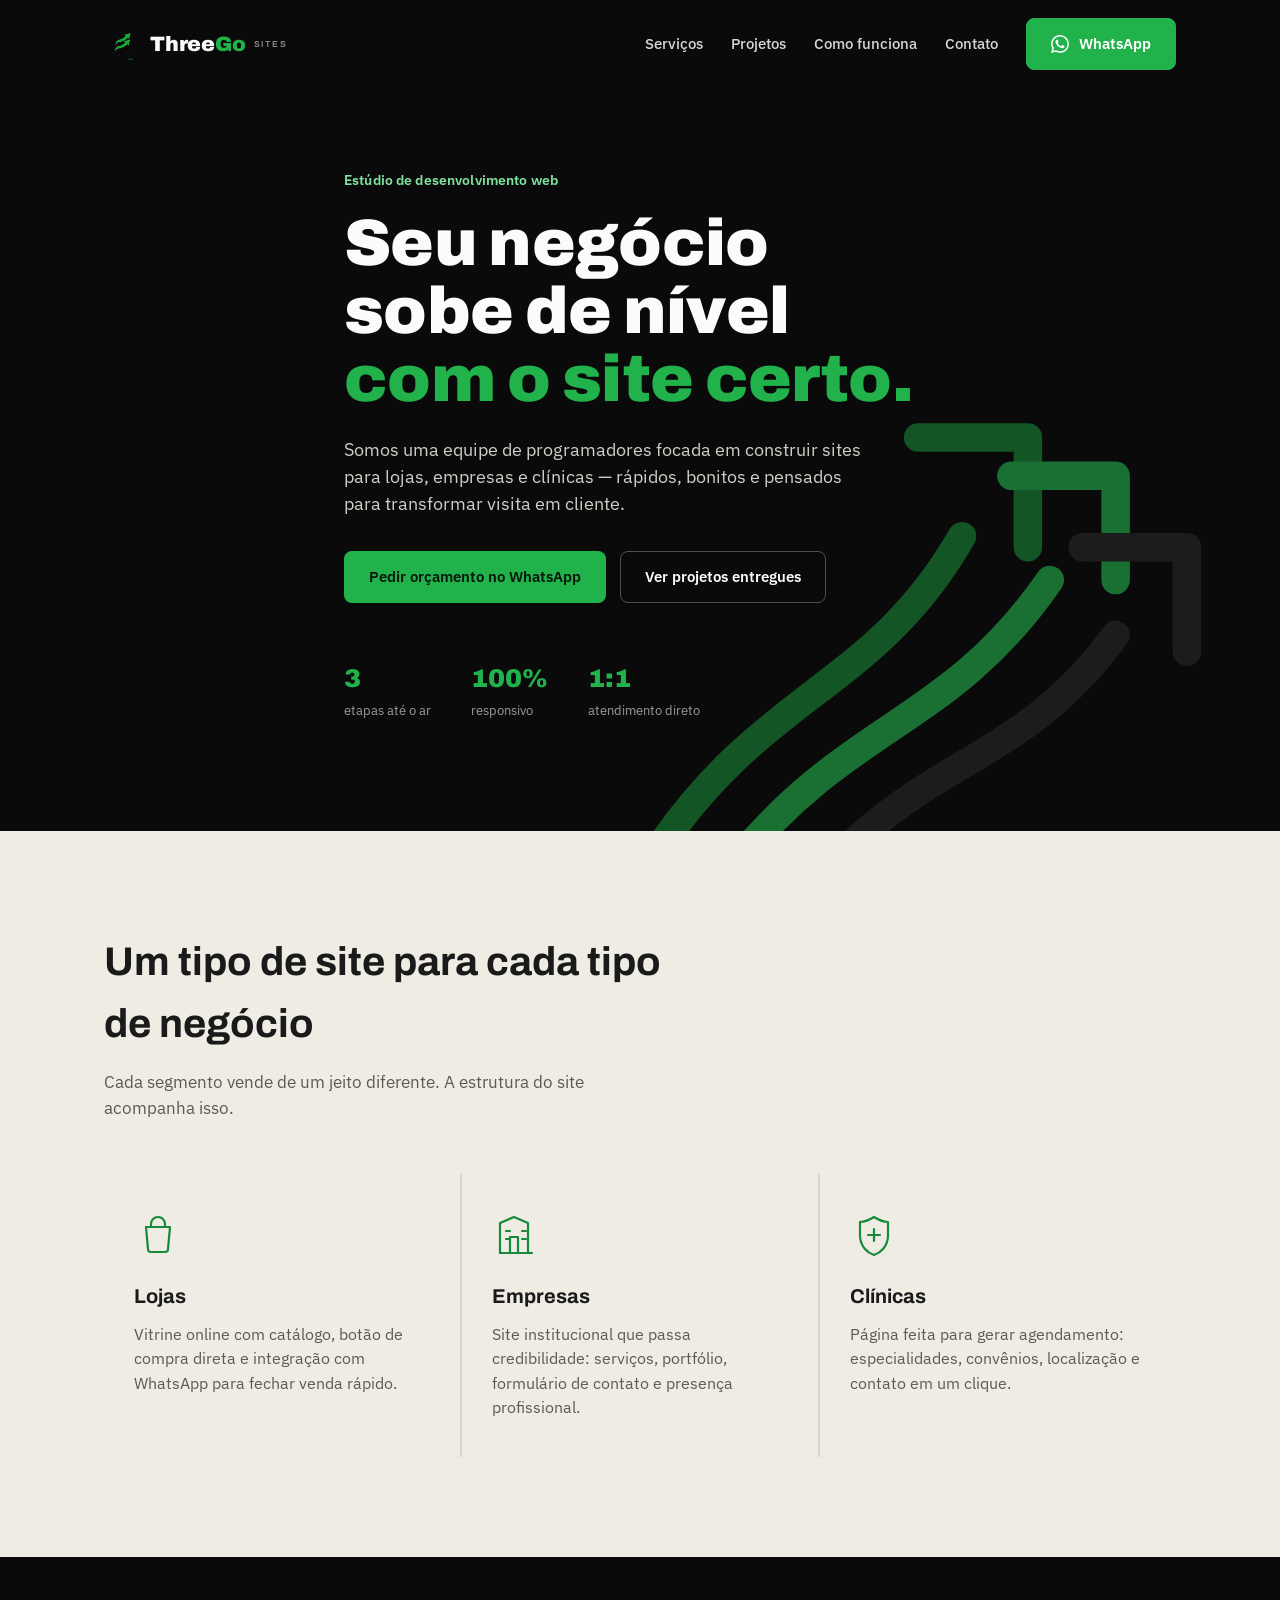
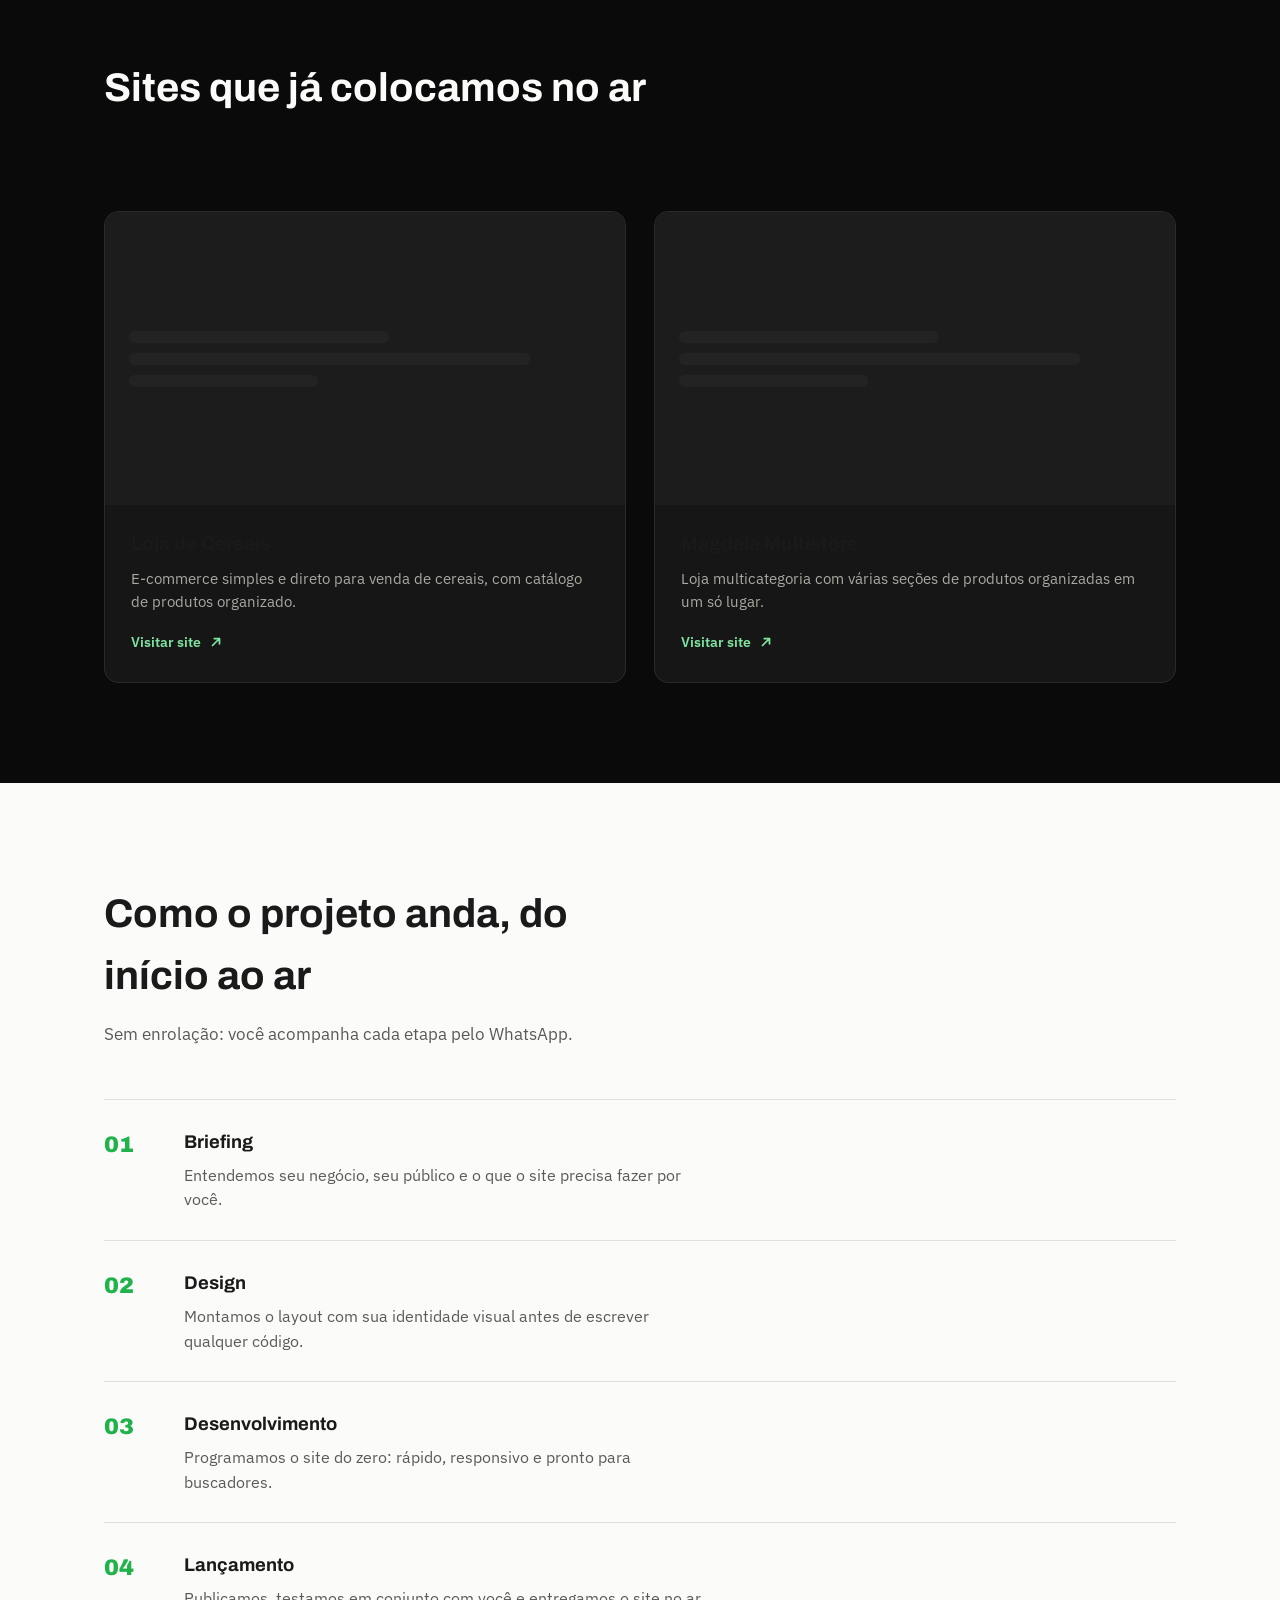
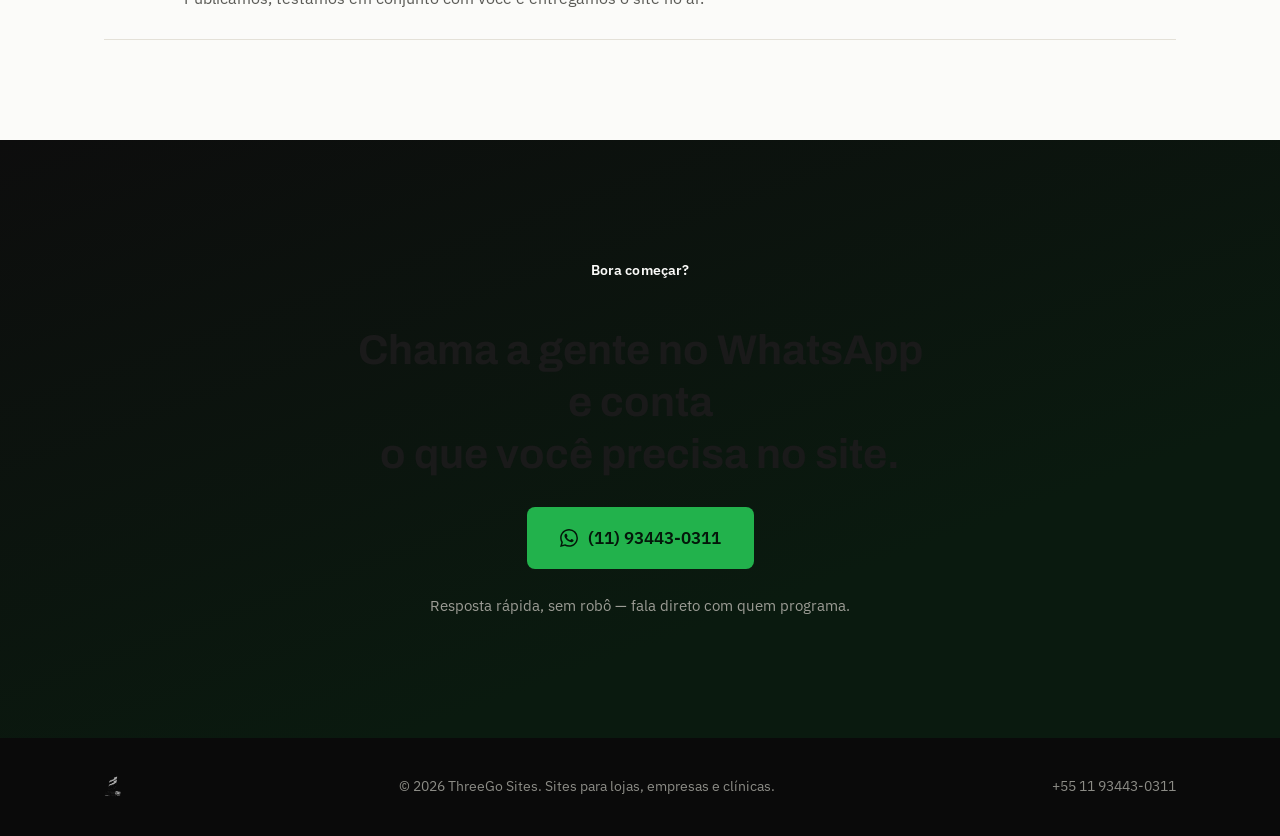
<file: index.html>
<!DOCTYPE html>
<html lang="pt-BR">
<head>
<meta charset="UTF-8">
<meta name="viewport" content="width=device-width, initial-scale=1.0">
<title>ThreeGo Sites — Sites que fazem seu negócio subir</title>
<meta name="description" content="ThreeGo Sites cria sites para lojas, empresas e clínicas. Design rápido, moderno e feito para vender. Fale com a gente no WhatsApp.">
<link rel="icon" type="image/png" sizes="32x32" href="favicon-32.png">
<link rel="icon" type="image/png" sizes="192x192" href="favicon-192.png">
<link rel="icon" type="image/png" sizes="512x512" href="favicon-512.png">
<link rel="apple-touch-icon" href="apple-touch-icon.png">
<link rel="preconnect" href="https://fonts.googleapis.com">
<link rel="preconnect" href="https://fonts.gstatic.com" crossorigin>
<link href="https://fonts.googleapis.com/css2?family=Archivo:wght@500;700;900&family=IBM+Plex+Sans:wght@400;500;600&display=swap" rel="stylesheet">
<link rel="stylesheet" href="style.css">
</head>
<body>

<!-- ===================== LOADER ===================== -->
<div id="loader" aria-hidden="true">
  <div class="loader-mark">
    <svg viewBox="0 0 120 120" class="loader-arrows">
      <path class="la la-1" d="M20 100 C 30 70, 50 70, 60 55" fill="none" stroke-linecap="round"/>
      <path class="la-head la-1h" d="M52 40 L68 40 L68 56" fill="none" stroke-linecap="round" stroke-linejoin="round"/>
      <path class="la la-2" d="M35 100 C 45 78, 62 78, 74 62" fill="none" stroke-linecap="round"/>
      <path class="la-head la-2h" d="M66 48 L82 48 L82 64" fill="none" stroke-linecap="round" stroke-linejoin="round"/>
      <path class="la la-3" d="M50 100 C 58 85, 74 85, 88 68" fill="none" stroke-linecap="round"/>
      <path class="la-head la-3h" d="M78 55 L96 55 L96 71" fill="none" stroke-linecap="round" stroke-linejoin="round"/>
    </svg>
  </div>
  <div class="loader-bar-track" role="progressbar" aria-valuemin="0" aria-valuemax="100" aria-label="Carregando site">
    <div class="loader-bar-fill" id="loaderFill"></div>
  </div>
  <p class="loader-pct" id="loaderPct">0%</p>
</div>

<!-- top scroll-progress hairline -->
<div class="scroll-progress" id="scrollProgress"></div>

<!-- ===================== HEADER ===================== -->
<header id="siteHeader" class="site-header">
  <div class="wrap header-inner">
    <a href="#top" class="brand">
      <img src="favicon-512.png" alt="" class="brand-icon">
      <span class="brand-word">Three<span class="brand-word-accent">Go</span><small>Sites</small></span>
    </a>
    <nav class="main-nav" id="mainNav">
      <a href="#servicos">Serviços</a>
      <a href="#portfolio">Projetos</a>
      <a href="#processo">Como funciona</a>
      <a href="#contato">Contato</a>
    </nav>
    <a class="btn btn-whats btn-header" href="https://wa.me/5511934430311?text=Ol%C3%A1%2C%20vim%20pelo%20site%20da%20ThreeGo%20Sites%20e%20quero%20fazer%20um%20or%C3%A7amento!" target="_blank" rel="noopener">
      <svg viewBox="0 0 24 24" class="ico-whats"><path d="M17.472 14.382c-.297-.149-1.758-.867-2.03-.967-.273-.099-.471-.148-.67.15-.197.297-.767.966-.94 1.164-.173.199-.347.223-.644.075-.297-.15-1.255-.463-2.39-1.475-.883-.788-1.48-1.761-1.653-2.059-.173-.297-.018-.458.13-.606.134-.133.298-.347.446-.52.149-.174.198-.298.298-.497.099-.198.05-.371-.025-.52-.075-.149-.669-1.612-.916-2.207-.242-.579-.487-.5-.669-.51-.173-.008-.371-.01-.57-.01-.198 0-.52.074-.792.372-.272.297-1.04 1.016-1.04 2.479 0 1.462 1.065 2.875 1.213 3.074.149.198 2.096 3.2 5.077 4.487.709.306 1.262.489 1.694.625.712.227 1.36.195 1.871.118.571-.085 1.758-.719 2.006-1.413.248-.694.248-1.289.173-1.413-.074-.124-.272-.198-.57-.347m-5.421 7.403h-.004a9.87 9.87 0 0 1-5.031-1.378l-.361-.214-3.741.982.998-3.648-.235-.374a9.86 9.86 0 0 1-1.51-5.26c.001-5.45 4.436-9.884 9.888-9.884 2.64 0 5.122 1.03 6.988 2.898a9.825 9.825 0 0 1 2.893 6.994c-.003 5.45-4.437 9.884-9.885 9.884m8.413-18.297A11.815 11.815 0 0 0 12.05 0C5.495 0 .16 5.335.157 11.892c0 2.096.547 4.142 1.588 5.945L.057 24l6.305-1.654a11.882 11.882 0 0 0 5.683 1.448h.005c6.554 0 11.89-5.335 11.893-11.893a11.821 11.821 0 0 0-3.48-8.413"/></svg>
      WhatsApp
    </a>
    <button class="nav-toggle" id="navToggle" aria-label="Abrir menu" aria-expanded="false">
      <span></span><span></span><span></span>
    </button>
  </div>
</header>

<main id="top">

  <!-- ===================== HERO ===================== -->
  <section class="hero">
    <svg class="hero-bg-arrows" viewBox="0 0 700 900" preserveAspectRatio="xMaxYMid slice" aria-hidden="true">
      <path class="hbg hbg-g1" d="M60 850 C 160 700, 260 700, 340 560" fill="none" stroke-linecap="round"/>
      <path class="hbg-head hbg-g1h" d="M300 470 L400 470 L400 570" fill="none" stroke-linecap="round" stroke-linejoin="round"/>
      <path class="hbg hbg-g2" d="M140 850 C 240 730, 330 730, 420 600" fill="none" stroke-linecap="round"/>
      <path class="hbg-head hbg-g2h" d="M385 505 L480 505 L480 600" fill="none" stroke-linecap="round" stroke-linejoin="round"/>
      <path class="hbg hbg-k" d="M230 850 C 320 760, 400 760, 480 650" fill="none" stroke-linecap="round"/>
      <path class="hbg-head hbg-kh" d="M450 570 L545 570 L545 665" fill="none" stroke-linecap="round" stroke-linejoin="round"/>
    </svg>

    <div class="wrap hero-inner">
      <p class="eyebrow reveal" data-reveal>Estúdio de desenvolvimento web</p>
      <h1 class="hero-title">
        <span class="reveal" data-reveal>Seu negócio</span>
        <span class="reveal" data-reveal>sobe de nível</span>
        <span class="reveal hero-title-accent" data-reveal>com o site certo.</span>
      </h1>
      <p class="hero-lede reveal" data-reveal>
        Somos uma equipe de programadores focada em construir sites para lojas, empresas
        e clínicas — rápidos, bonitos e pensados para transformar visita em cliente.
      </p>
      <div class="hero-actions reveal" data-reveal>
        <a class="btn btn-primary" href="https://wa.me/5511934430311?text=Ol%C3%A1%2C%20quero%20um%20or%C3%A7amento%20de%20site!" target="_blank" rel="noopener">Pedir orçamento no WhatsApp</a>
        <a class="btn btn-ghost" href="#portfolio">Ver projetos entregues</a>
      </div>

      <dl class="hero-stats reveal" data-reveal>
        <div><dt>3</dt><dd>etapas até o ar</dd></div>
        <div><dt>100%</dt><dd>responsivo</dd></div>
        <div><dt>1:1</dt><dd>atendimento direto</dd></div>
      </dl>
    </div>
  </section>

  <!-- ===================== SERVIÇOS ===================== -->
  <section class="services" id="servicos">
    <div class="wrap">
      <div class="section-head">
        <h2 data-reveal>Um tipo de site para cada tipo de negócio</h2>
        <p data-reveal>Cada segmento vende de um jeito diferente. A estrutura do site acompanha isso.</p>
      </div>

      <div class="service-grid">
        <article class="service-card" data-reveal>
          <div class="service-ico" aria-hidden="true">
            <svg viewBox="0 0 48 48"><path d="M12 16h24l-2 22a3 3 0 0 1-3 3H17a3 3 0 0 1-3-3L12 16Z"/><path d="M17 16v-3a7 7 0 0 1 14 0v3"/></svg>
          </div>
          <h3>Lojas</h3>
          <p>Vitrine online com catálogo, botão de compra direta e integração com WhatsApp para fechar venda rápido.</p>
        </article>

        <article class="service-card" data-reveal>
          <div class="service-ico" aria-hidden="true">
            <svg viewBox="0 0 48 48"><path d="M8 42V12l14-6 14 6v30"/><path d="M8 42h32"/><path d="M18 42V26h8v16"/><path d="M30 20h4M30 28h4M14 20h4M14 28h4"/></svg>
          </div>
          <h3>Empresas</h3>
          <p>Site institucional que passa credibilidade: serviços, portfólio, formulário de contato e presença profissional.</p>
        </article>

        <article class="service-card" data-reveal>
          <div class="service-ico" aria-hidden="true">
            <svg viewBox="0 0 48 48"><path d="M24 6c8 5 14 5 14 5v13c0 12-8 18-14 20-6-2-14-8-14-20V11s6 0 14-5Z"/><path d="M24 18v12M18 24h12"/></svg>
          </div>
          <h3>Clínicas</h3>
          <p>Página feita para gerar agendamento: especialidades, convênios, localização e contato em um clique.</p>
        </article>
      </div>
    </div>
  </section>

  <!-- ===================== PORTFÓLIO ===================== -->
  <section class="portfolio" id="portfolio">
    <div class="wrap">
      <div class="section-head section-head-light">
        <h2 data-reveal>Sites que já colocamos no ar</h2>
        <p data-reveal>Projetos reais, entregues e publicados — clique para visitar.</p>
      </div>

      <div class="portfolio-grid">

        <a class="project-card" data-reveal data-lazy-shot
           href="https://queirugaricardo-droid.github.io/loja-de-cereais/" target="_blank" rel="noopener">
          <div class="project-shot" data-tone="cereais">
            <div class="shot-skeleton"><span></span><span></span><span></span></div>
            <div class="shot-art" aria-hidden="true">
              <svg viewBox="0 0 200 130"><rect x="0" y="0" width="200" height="130" class="shot-bg"/>
                <rect x="20" y="20" width="70" height="12" class="shot-block"/>
                <rect x="20" y="42" width="160" height="60" rx="4" class="shot-block-soft"/>
                <circle cx="55" cy="72" r="18" class="shot-dot"/>
                <circle cx="100" cy="72" r="18" class="shot-dot"/>
                <circle cx="145" cy="72" r="18" class="shot-dot"/>
              </svg>
            </div>
          </div>
          <div class="project-info">
            <h3>Loja de Cereais</h3>
            <p>E-commerce simples e direto para venda de cereais, com catálogo de produtos organizado.</p>
            <span class="project-link">Visitar site <svg viewBox="0 0 16 16" class="ico-arrow"><path d="M4 12 12 4M6 4h6v6"/></svg></span>
          </div>
        </a>

        <a class="project-card" data-reveal data-lazy-shot
           href="https://seu-dominio.github.io/magdala-multistore/" target="_blank" rel="noopener">
          <div class="project-shot" data-tone="magdala">
            <div class="shot-skeleton"><span></span><span></span><span></span></div>
            <div class="shot-art" aria-hidden="true">
              <svg viewBox="0 0 200 130"><rect x="0" y="0" width="200" height="130" class="shot-bg"/>
                <rect x="20" y="18" width="90" height="10" class="shot-block"/>
                <rect x="20" y="38" width="45" height="34" rx="4" class="shot-block-soft"/>
                <rect x="72" y="38" width="45" height="34" rx="4" class="shot-block-soft"/>
                <rect x="124" y="38" width="56" height="34" rx="4" class="shot-block-soft"/>
                <rect x="20" y="80" width="160" height="20" rx="4" class="shot-block-soft"/>
              </svg>
            </div>
          </div>
          <div class="project-info">
            <h3>Magdala Multistore</h3>
            <p>Loja multicategoria com várias seções de produtos organizadas em um só lugar.</p>
            <span class="project-link">Visitar site <svg viewBox="0 0 16 16" class="ico-arrow"><path d="M4 12 12 4M6 4h6v6"/></svg></span>
          </div>
        </a>

      </div>
    </div>
  </section>

  <!-- ===================== PROCESSO ===================== -->
  <section class="process" id="processo">
    <div class="wrap">
      <div class="section-head">
        <h2 data-reveal>Como o projeto anda, do início ao ar</h2>
        <p data-reveal>Sem enrolação: você acompanha cada etapa pelo WhatsApp.</p>
      </div>

      <ol class="process-list">
        <li data-reveal>
          <span class="process-num">01</span>
          <div>
            <h3>Briefing</h3>
            <p>Entendemos seu negócio, seu público e o que o site precisa fazer por você.</p>
          </div>
        </li>
        <li data-reveal>
          <span class="process-num">02</span>
          <div>
            <h3>Design</h3>
            <p>Montamos o layout com sua identidade visual antes de escrever qualquer código.</p>
          </div>
        </li>
        <li data-reveal>
          <span class="process-num">03</span>
          <div>
            <h3>Desenvolvimento</h3>
            <p>Programamos o site do zero: rápido, responsivo e pronto para buscadores.</p>
          </div>
        </li>
        <li data-reveal>
          <span class="process-num">04</span>
          <div>
            <h3>Lançamento</h3>
            <p>Publicamos, testamos em conjunto com você e entregamos o site no ar.</p>
          </div>
        </li>
      </ol>
    </div>
  </section>

  <!-- ===================== CONTATO ===================== -->
  <section class="contact" id="contato">
    <div class="wrap contact-inner">
      <p class="eyebrow eyebrow-light" data-reveal>Bora começar?</p>
      <h2 data-reveal>Chama a gente no WhatsApp e conta<br>o que você precisa no site.</h2>
      <a class="btn btn-primary btn-lg" data-reveal
         href="https://wa.me/5511934430311?text=Ol%C3%A1%2C%20quero%20fazer%20um%20site%20com%20a%20ThreeGo%20Sites!" target="_blank" rel="noopener">
        <svg viewBox="0 0 24 24" class="ico-whats"><path d="M17.472 14.382c-.297-.149-1.758-.867-2.03-.967-.273-.099-.471-.148-.67.15-.197.297-.767.966-.94 1.164-.173.199-.347.223-.644.075-.297-.15-1.255-.463-2.39-1.475-.883-.788-1.48-1.761-1.653-2.059-.173-.297-.018-.458.13-.606.134-.133.298-.347.446-.52.149-.174.198-.298.298-.497.099-.198.05-.371-.025-.52-.075-.149-.669-1.612-.916-2.207-.242-.579-.487-.5-.669-.51-.173-.008-.371-.01-.57-.01-.198 0-.52.074-.792.372-.272.297-1.04 1.016-1.04 2.479 0 1.462 1.065 2.875 1.213 3.074.149.198 2.096 3.2 5.077 4.487.709.306 1.262.489 1.694.625.712.227 1.36.195 1.871.118.571-.085 1.758-.719 2.006-1.413.248-.694.248-1.289.173-1.413-.074-.124-.272-.198-.57-.347m-5.421 7.403h-.004a9.87 9.87 0 0 1-5.031-1.378l-.361-.214-3.741.982.998-3.648-.235-.374a9.86 9.86 0 0 1-1.51-5.26c.001-5.45 4.436-9.884 9.888-9.884 2.64 0 5.122 1.03 6.988 2.898a9.825 9.825 0 0 1 2.893 6.994c-.003 5.45-4.437 9.884-9.885 9.884m8.413-18.297A11.815 11.815 0 0 0 12.05 0C5.495 0 .16 5.335.157 11.892c0 2.096.547 4.142 1.588 5.945L.057 24l6.305-1.654a11.882 11.882 0 0 0 5.683 1.448h.005c6.554 0 11.89-5.335 11.893-11.893a11.821 11.821 0 0 0-3.48-8.413"/></svg>
        (11) 93443-0311
      </a>
      <p class="contact-note" data-reveal>Resposta rápida, sem robô — fala direto com quem programa.</p>
    </div>
  </section>

</main>

<footer class="site-footer">
  <div class="wrap footer-inner">
    <img src="logo-transparent-full.png" alt="ThreeGo Sites" class="footer-mark">
    <p>© <span id="year"></span> ThreeGo Sites. Sites para lojas, empresas e clínicas.</p>
    <a href="https://wa.me/5511934430311" target="_blank" rel="noopener">+55 11 93443-0311</a>
  </div>
</footer>

<!-- ===================== WHATSAPP FLOAT ===================== -->
<a class="whats-float" id="whatsFloat"
   href="https://wa.me/5511934430311?text=Ol%C3%A1%2C%20vim%20pelo%20site%20e%20quero%20saber%20mais!"
   target="_blank" rel="noopener" aria-label="Falar no WhatsApp">
  <span class="whats-float-ring"></span>
  <svg viewBox="0 0 24 24" class="ico-whats"><path d="M17.472 14.382c-.297-.149-1.758-.867-2.03-.967-.273-.099-.471-.148-.67.15-.197.297-.767.966-.94 1.164-.173.199-.347.223-.644.075-.297-.15-1.255-.463-2.39-1.475-.883-.788-1.48-1.761-1.653-2.059-.173-.297-.018-.458.13-.606.134-.133.298-.347.446-.52.149-.174.198-.298.298-.497.099-.198.05-.371-.025-.52-.075-.149-.669-1.612-.916-2.207-.242-.579-.487-.5-.669-.51-.173-.008-.371-.01-.57-.01-.198 0-.52.074-.792.372-.272.297-1.04 1.016-1.04 2.479 0 1.462 1.065 2.875 1.213 3.074.149.198 2.096 3.2 5.077 4.487.709.306 1.262.489 1.694.625.712.227 1.36.195 1.871.118.571-.085 1.758-.719 2.006-1.413.248-.694.248-1.289.173-1.413-.074-.124-.272-.198-.57-.347m-5.421 7.403h-.004a9.87 9.87 0 0 1-5.031-1.378l-.361-.214-3.741.982.998-3.648-.235-.374a9.86 9.86 0 0 1-1.51-5.26c.001-5.45 4.436-9.884 9.888-9.884 2.64 0 5.122 1.03 6.988 2.898a9.825 9.825 0 0 1 2.893 6.994c-.003 5.45-4.437 9.884-9.885 9.884m8.413-18.297A11.815 11.815 0 0 0 12.05 0C5.495 0 .16 5.335.157 11.892c0 2.096.547 4.142 1.588 5.945L.057 24l6.305-1.654a11.882 11.882 0 0 0 5.683 1.448h.005c6.554 0 11.89-5.335 11.893-11.893a11.821 11.821 0 0 0-3.48-8.413"/></svg>
</a>

<script src="script.js"></script>
</body>
</html>
</file>
<file: style.css>
/* =========================================================
   THREEGO SITES — design tokens
   ========================================================= */
:root{
  --black:        #0a0a0a;
  --near-black:   #121212;
  --surface-dark: #161616;
  --line-dark:    #2a2a2a;
  --white:        #fbfbf9;
  --paper:        #efece4;
  --ink:          #1a1a1a;
  --ink-soft:     #5a5a56;
  --green:        #22b24c;
  --green-dark:   #17893a;
  --green-light:  #7fe3a0;
 
  --font-display: "Archivo", "Helvetica Neue", Arial, sans-serif;
  --font-body:    "IBM Plex Sans", "Helvetica Neue", Arial, sans-serif;
 
  --ease: cubic-bezier(.22,.68,.16,1);
  --dur-s: .35s;
  --dur-m: .6s;
  --dur-l: .9s;
 
  --wrap: 1120px;
}
 
*,*::before,*::after{ box-sizing:border-box; }
html{ scroll-behavior:smooth; }
body{
  margin:0;
  background:var(--white);
  color:var(--ink);
  font-family:var(--font-body);
  font-size:16px;
  line-height:1.55;
  -webkit-font-smoothing:antialiased;
}
img{ max-width:100%; display:block; }
a{ color:inherit; text-decoration:none; }
ul,ol{ margin:0; padding:0; list-style:none; }
h1,h2,h3{ font-family:var(--font-display); margin:0; color:var(--ink); }
p{ margin:0; }
 
.wrap{ max-width:var(--wrap); margin:0 auto; padding:0 24px; }
 
@media (prefers-reduced-motion: reduce){
  *,*::before,*::after{ animation-duration:.001ms !important; animation-iteration-count:1 !important; transition-duration:.001ms !important; scroll-behavior:auto !important; }
}
 
/* =========================================================
   LOADER
   ========================================================= */
#loader{
  position:fixed; inset:0; z-index:999;
  background:var(--black);
  display:flex; flex-direction:column; align-items:center; justify-content:center;
  gap:22px;
  transition:opacity var(--dur-l) var(--ease), visibility var(--dur-l) var(--ease);
}
#loader.is-done{ opacity:0; visibility:hidden; pointer-events:none; }
 
.loader-mark{ width:92px; height:92px; }
.loader-arrows{ width:100%; height:100%; }
.la, .la-head{
  stroke-width:6;
  stroke-dasharray:140;
  stroke-dashoffset:140;
  animation:draw 1.1s var(--ease) forwards;
}
.la-1,.la-1h{ stroke:#178a3a; }
.la-2,.la-2h{ stroke:var(--green); }
.la-3,.la-3h{ stroke:#ffffff; }
.la-1{ animation-delay:.05s; }
.la-1h{ animation-delay:.75s; }
.la-2{ animation-delay:.2s; }
.la-2h{ animation-delay:.9s; }
.la-3{ animation-delay:.35s; }
.la-3h{ animation-delay:1.05s; }
@keyframes draw{ to{ stroke-dashoffset:0; } }
 
.loader-bar-track{
  width:200px; height:3px; border-radius:3px;
  background:var(--line-dark); overflow:hidden;
}
.loader-bar-fill{
  height:100%; width:0%;
  background:linear-gradient(90deg,var(--green-dark),var(--green));
  border-radius:3px;
  transition:width .18s linear;
}
.loader-pct{
  font-family:var(--font-display); font-weight:700;
  font-size:.8rem; letter-spacing:.04em; color:var(--white); opacity:.6;
}
 
/* scroll progress hairline */
.scroll-progress{
  position:fixed; top:0; left:0; height:2px; width:0%;
  background:var(--green); z-index:950;
  transition:width .1s linear;
}
 
/* =========================================================
   HEADER
   ========================================================= */
.site-header{
  position:fixed; top:0; left:0; right:0; z-index:500;
  background:transparent;
  transition:background var(--dur-s) var(--ease), box-shadow var(--dur-s) var(--ease), padding var(--dur-s) var(--ease);
  padding:18px 0;
}
.site-header.is-scrolled{
  background:rgba(10,10,10,.86);
  backdrop-filter:blur(10px);
  padding:10px 0;
  box-shadow:0 1px 0 rgba(255,255,255,.06);
}
.header-inner{ display:flex; align-items:center; gap:28px; }
.brand{ display:flex; align-items:center; gap:10px; margin-right:auto; }
.brand-icon{ height:36px; width:auto; transition:height var(--dur-s) var(--ease); }
.site-header.is-scrolled .brand-icon{ height:30px; }
.brand-word{
  font-family:var(--font-display); font-weight:900; font-size:1.3rem;
  color:var(--white); letter-spacing:-.01em;
}
.brand-word-accent{ color:var(--green); }
.brand-word small{
  display:inline-block; font-size:.42em; font-weight:600; letter-spacing:.22em;
  color:#8c8c86; margin-left:8px; text-transform:uppercase; vertical-align:middle;
}
 
.main-nav{ display:flex; gap:28px; }
.main-nav a{
  color:var(--white); font-size:.94rem; font-weight:500; opacity:.85;
  position:relative; padding:4px 0;
  transition:opacity var(--dur-s) var(--ease);
}
.main-nav a::after{
  content:""; position:absolute; left:0; bottom:-2px; height:2px; width:0%;
  background:var(--green); transition:width var(--dur-s) var(--ease);
}
.main-nav a:hover{ opacity:1; }
.main-nav a:hover::after{ width:100%; }
 
.btn-header{ display:none; }
@media (min-width:900px){ .btn-header{ display:inline-flex; } }
 
.nav-toggle{
  display:flex; flex-direction:column; justify-content:center; gap:5px;
  width:38px; height:38px; background:none; border:0; cursor:pointer; padding:0;
}
.nav-toggle span{ display:block; height:2px; background:var(--white); border-radius:2px; transition:transform var(--dur-s) var(--ease), opacity var(--dur-s) var(--ease); }
@media (min-width:900px){ .nav-toggle{ display:none; } }
 
@media (max-width:899px){
  .main-nav{
    position:fixed; inset:0 0 0 auto; width:min(78vw,320px);
    background:var(--black); flex-direction:column; padding:100px 32px 32px;
    transform:translateX(100%); transition:transform var(--dur-m) var(--ease);
  }
  .main-nav.is-open{ transform:translateX(0); }
  .main-nav a{ font-size:1.1rem; padding:12px 0; border-bottom:1px solid var(--line-dark); }
}
body.nav-open{ overflow:hidden; }
 
/* =========================================================
   BUTTONS
   ========================================================= */
.btn{
  display:inline-flex; align-items:center; justify-content:center; gap:10px;
  font-family:var(--font-body); font-weight:600; font-size:.95rem;
  padding:13px 24px; border-radius:8px; border:1px solid transparent;
  cursor:pointer; white-space:nowrap;
  transition:transform var(--dur-s) var(--ease), background var(--dur-s) var(--ease), border-color var(--dur-s) var(--ease), box-shadow var(--dur-s) var(--ease);
}
.btn:active{ transform:scale(.97); }
.btn-primary{ background:var(--green); color:#04170a; }
.btn-primary:hover{ background:var(--green-light); box-shadow:0 6px 22px rgba(34,178,76,.35); }
.btn-ghost{ background:transparent; color:var(--white); border-color:rgba(255,255,255,.28); }
.btn-ghost:hover{ border-color:var(--white); }
.btn-whats{ background:var(--green); color:#ffffff; border-color:var(--green); }
.btn-whats:hover{ background:var(--green-dark); border-color:var(--green-dark); }
.btn-lg{ padding:17px 32px; font-size:1.05rem; }
.ico-whats{ width:18px; height:18px; fill:currentColor; }
.ico-arrow{ width:14px; height:14px; stroke:currentColor; stroke-width:2; fill:none; stroke-linecap:round; stroke-linejoin:round; }
 
/* =========================================================
   REVEAL-ON-SCROLL (shared entrance treatment)
   ========================================================= */
[data-reveal]{
  opacity:0; transform:translateY(22px);
  transition:opacity .7s var(--ease), transform .7s var(--ease);
}
[data-reveal].in{ opacity:1; transform:translateY(0); }
/* staggered children within a group */
.service-grid [data-reveal]:nth-child(2){ transition-delay:.08s; }
.service-grid [data-reveal]:nth-child(3){ transition-delay:.16s; }
.portfolio-grid [data-reveal]:nth-child(2){ transition-delay:.1s; }
.process-list li:nth-child(2){ transition-delay:.08s; }
.process-list li:nth-child(3){ transition-delay:.16s; }
.process-list li:nth-child(4){ transition-delay:.24s; }
.hero-inner [data-reveal]:nth-child(2){ transition-delay:.08s; }
.hero-inner [data-reveal]:nth-child(3){ transition-delay:.16s; }
.hero-inner [data-reveal]:nth-child(4){ transition-delay:.24s; }
.hero-inner [data-reveal]:nth-child(5){ transition-delay:.32s; }
 
/* =========================================================
   HERO
   ========================================================= */
.hero{
  position:relative; overflow:hidden;
  background:var(--black); color:var(--white);
  padding:170px 0 110px;
}
.hero-bg-arrows{
  position:absolute; top:0; right:-6%; height:100%; width:60%;
  opacity:.9; pointer-events:none;
}
.hbg, .hbg-head{ stroke-width:26; fill:none; }
.hbg-g1,.hbg-g1h{ stroke:#155e29; }
.hbg-g2,.hbg-g2h{ stroke:#1c7a37; }
.hbg-k,.hbg-kh{ stroke:#1f1f1f; }
 
.hero-inner{ position:relative; z-index:2; max-width:640px; }
.eyebrow{
  font-family:var(--font-body); font-weight:600; font-size:.85rem;
  color:var(--green-light); margin-bottom:18px; letter-spacing:.01em;
}
.eyebrow-light{ color:var(--white); opacity:.85; }
.hero-title{
  color:var(--white);
  font-size:clamp(2.4rem,5.4vw,4.1rem);
  font-weight:900; line-height:1.04; letter-spacing:-.01em;
  margin-bottom:22px;
}
.hero-title span{ display:block; }
.hero-title-accent{ color:var(--green); }
.hero-lede{
  font-size:1.1rem; color:#cfcfc8; max-width:520px; margin-bottom:34px;
}
.hero-actions{ display:flex; flex-wrap:wrap; gap:14px; margin-bottom:56px; }
.hero-stats{ display:flex; gap:40px; margin:0; }
.hero-stats div{ display:flex; flex-direction:column; gap:2px; }
.hero-stats dt{ font-family:var(--font-display); font-weight:900; font-size:1.6rem; color:var(--green); }
.hero-stats dd{ margin:0; font-size:.82rem; color:#9c9c95; }
 
/* =========================================================
   SECTION HEAD
   ========================================================= */
.section-head{ max-width:560px; margin-bottom:52px; }
.section-head h2{ font-size:clamp(1.8rem,3.4vw,2.5rem); font-weight:700; margin-bottom:14px; }
.section-head p{ color:var(--ink-soft); font-size:1.05rem; }
.section-head-light h2, .section-head-light p{ color:var(--white); }
.section-head-light p{ color:#b7b7b0; }
 
/* =========================================================
   SERVICES
   ========================================================= */
.services{ background:var(--paper); padding:100px 0; }
.service-grid{ display:grid; grid-template-columns:repeat(3,1fr); gap:2px; background:#d9d5c9; border-radius:14px; overflow:hidden; }
.service-card{
  background:var(--paper); padding:38px 30px;
  transition:background var(--dur-s) var(--ease), transform var(--dur-s) var(--ease);
}
.service-card:hover{ background:var(--white); transform:translateY(-4px); }
.service-ico{ width:48px; height:48px; margin-bottom:22px; color:var(--green-dark); }
.service-ico svg{ width:100%; height:100%; fill:none; stroke:currentColor; stroke-width:2.2; stroke-linecap:round; stroke-linejoin:round; }
.service-card h3{ font-size:1.25rem; margin-bottom:10px; }
.service-card p{ color:var(--ink-soft); font-size:.98rem; }
@media (max-width:760px){ .service-grid{ grid-template-columns:1fr; } }
 
/* =========================================================
   PORTFOLIO
   ========================================================= */
.portfolio{ background:var(--black); color:var(--white); padding:100px 0; }
.portfolio-grid{ display:grid; grid-template-columns:repeat(2,1fr); gap:28px; }
@media (max-width:760px){ .portfolio-grid{ grid-template-columns:1fr; } }
 
.project-card{
  display:block; border-radius:14px; overflow:hidden;
  background:var(--surface-dark); border:1px solid var(--line-dark);
  transition:transform var(--dur-s) var(--ease), border-color var(--dur-s) var(--ease);
}
.project-card:hover{ transform:translateY(-6px); border-color:var(--green-dark); }
 
.project-shot{ position:relative; aspect-ratio:16/9; background:#1c1c1c; overflow:hidden; }
 
/* skeleton shimmer, shown until "loaded" */
.shot-skeleton{
  position:absolute; inset:0; display:flex; flex-direction:column; justify-content:center; gap:10px; padding:24px;
  opacity:1; transition:opacity var(--dur-m) var(--ease);
}
.shot-skeleton span{
  display:block; height:12px; border-radius:6px;
  background:linear-gradient(90deg,#232323 25%,#2e2e2e 37%,#232323 63%);
  background-size:400% 100%;
  animation:shimmer 1.4s ease-in-out infinite;
}
.shot-skeleton span:nth-child(1){ width:55%; }
.shot-skeleton span:nth-child(2){ width:85%; }
.shot-skeleton span:nth-child(3){ width:40%; }
@keyframes shimmer{ 0%{ background-position:100% 0; } 100%{ background-position:-100% 0; } }
 
.shot-art{
  position:absolute; inset:0; opacity:0; transform:scale(1.04);
  transition:opacity var(--dur-m) var(--ease), transform var(--dur-m) var(--ease);
}
.shot-art svg{ width:100%; height:100%; display:block; }
.shot-bg{ fill:#141414; }
.shot-block{ fill:var(--green); opacity:.85; rx:3; }
.shot-block-soft{ fill:#2a2a2a; }
.shot-dot{ fill:#333; }
 
.project-card.is-loaded .shot-skeleton{ opacity:0; }
.project-card.is-loaded .shot-art{ opacity:1; transform:scale(1); }
 
.project-info{ padding:24px 26px 28px; }
.project-info h3{ font-size:1.2rem; margin-bottom:8px; }
.project-info p{ color:#a9a9a2; font-size:.94rem; margin-bottom:16px; }
.project-link{
  display:inline-flex; align-items:center; gap:8px;
  color:var(--green-light); font-weight:600; font-size:.9rem;
}
.project-link .ico-arrow{ transition:transform var(--dur-s) var(--ease); }
.project-card:hover .project-link .ico-arrow{ transform:translate(3px,-3px); }
 
/* =========================================================
   PROCESS
   ========================================================= */
.process{ background:var(--white); padding:100px 0; }
.process-list{ display:flex; flex-direction:column; }
.process-list li{
  display:flex; gap:28px; align-items:flex-start;
  padding:28px 0; border-bottom:1px solid #e4e1d8;
}
.process-list li:first-child{ border-top:1px solid #e4e1d8; }
.process-num{
  font-family:var(--font-display); font-weight:900; font-size:1.4rem;
  color:var(--green); min-width:52px;
}
.process-list h3{ font-size:1.15rem; margin-bottom:6px; }
.process-list p{ color:var(--ink-soft); max-width:520px; }
 
/* =========================================================
   CONTACT
   ========================================================= */
.contact{
  background:linear-gradient(160deg,#0d0d0d,#0a1a0f 70%);
  color:var(--white); padding:120px 0; text-align:center;
}
.contact-inner{ max-width:640px; margin:0 auto; display:flex; flex-direction:column; align-items:center; gap:26px; }
.contact h2{ font-size:clamp(1.8rem,3.6vw,2.6rem); font-weight:700; line-height:1.25; }
.contact-note{ color:#9c9c95; font-size:.92rem; }
 
/* =========================================================
   FOOTER
   ========================================================= */
.site-footer{ background:var(--black); color:#8c8c86; padding:36px 0; }
.footer-inner{ display:flex; align-items:center; gap:20px; flex-wrap:wrap; justify-content:space-between; font-size:.85rem; }
.footer-mark{ height:26px; width:auto; filter:grayscale(1) brightness(1.6); opacity:.8; }
.footer-inner a{ color:#8c8c86; transition:color var(--dur-s) var(--ease); }
.footer-inner a:hover{ color:var(--green-light); }
 
/* =========================================================
   WHATSAPP FLOAT BUTTON
   ========================================================= */
.whats-float{
  position:fixed; right:22px; bottom:22px; z-index:400;
  width:58px; height:58px; border-radius:50%;
  background:var(--green); color:#04170a;
  display:flex; align-items:center; justify-content:center;
  box-shadow:0 8px 26px rgba(34,178,76,.4);
  transform:translateY(120px); opacity:0;
  transition:transform var(--dur-m) var(--ease), opacity var(--dur-m) var(--ease), background var(--dur-s) var(--ease);
}
.whats-float.is-visible{ transform:translateY(0); opacity:1; }
.whats-float:hover{ background:var(--green-light); }
.whats-float .ico-whats{ width:26px; height:26px; position:relative; z-index:2; }
.whats-float-ring{
  position:absolute; inset:0; border-radius:50%;
  border:2px solid var(--green);
  animation:ring 2.2s ease-out infinite;
}
@keyframes ring{
  0%{ transform:scale(1); opacity:.7; }
  100%{ transform:scale(1.6); opacity:0; }
}
</file>
